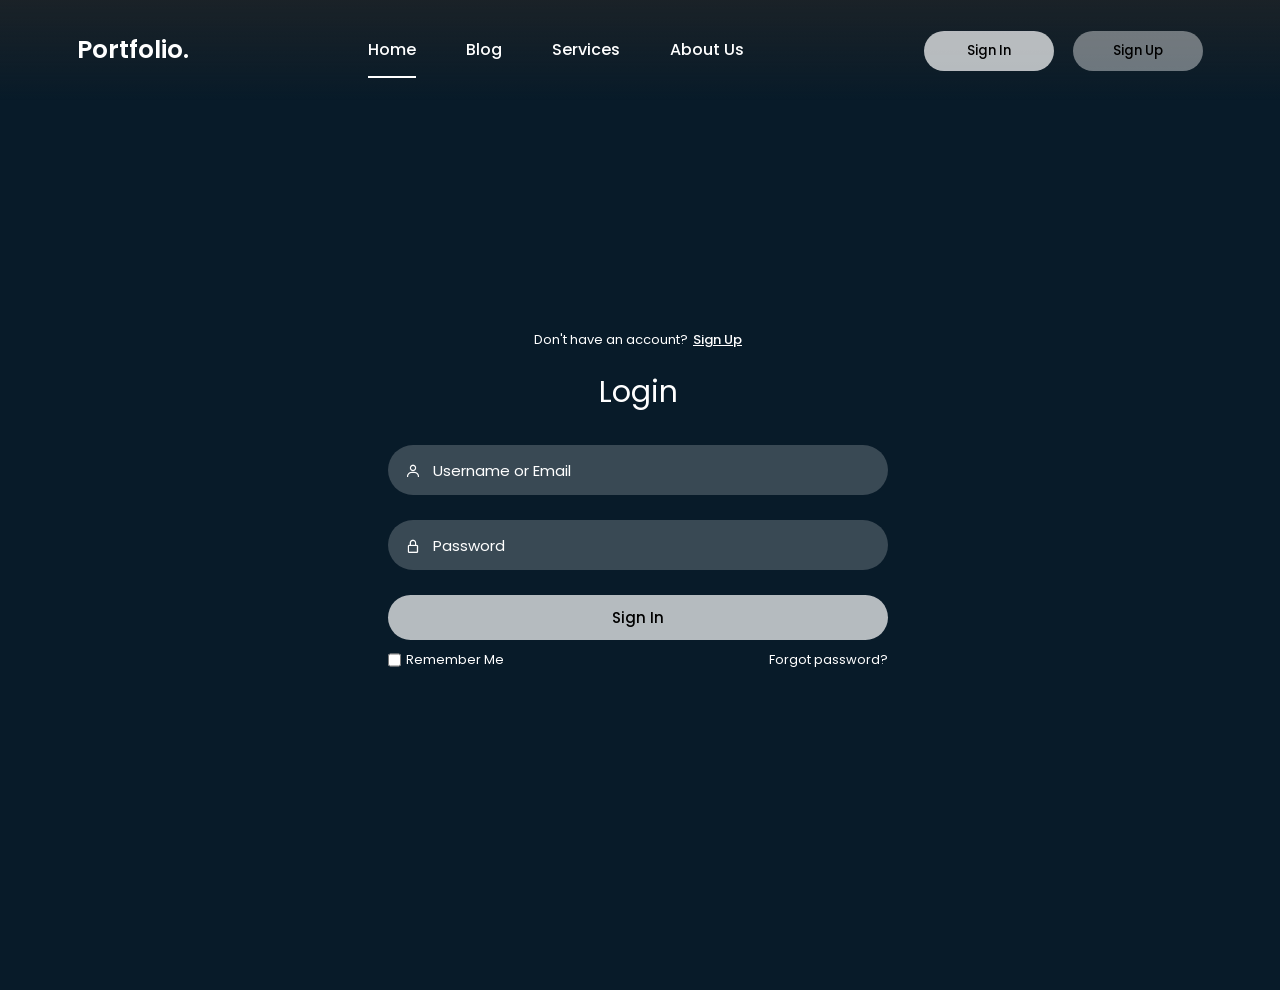
<file: HTML/index.html>
<!DOCTYPE html>
<html lang="en">
<head>
    <meta charset="UTF-8">
    <meta http-equiv="X-UA-Compatible" content="IE=edge">
    <meta name="viewport" content="width=device-width, initial-scale=1.0">
    <link href='https://unpkg.com/boxicons@2.1.4/css/boxicons.min.css' rel='stylesheet'>
    <link rel="stylesheet" href="../CSS/index.css">
    
    <title>CSIT 201 | Login & Registration</title>
</head>
<body>
 <div class="wrapper">
    <nav class="nav">
         <div class="nav-logo">
            <p>Portfolio.</p>
        </div>
        <div class="nav-menu" id="navMenu">
            <ul>
                <li><a href="#home" class="link active">Home</a></li>
                <li><a href="../HTML/blog.html" class="link">Blog</a></li>
                <li><a href="../HTML/services.html" class="link">Services</a></li>
                <li><a href="../HTML/about.html" class="link">About Us</a></li>
            </ul>
        </div>
        <div class="nav-button">
            <button class="btn white-btn" id="loginBtn">Sign In</button>
            <button class="btn" id="registerBtn" >Sign Up</button>
        </div>
        <div class="nav-menu-btn">
            <i class="bx bx-menu" id="menuToggle"></i>
        </div>
    </nav>

<!----------------------------- Form box ----------------------------------->    
    <div class="form-box">
        
        <!------------------- login form -------------------------->

        <div class="login-container" id="login">
        <form id="login-form" class="auth-form">
              <div class="top">
                <span>Don't have an account? <a href="#" id="goToRegister">Sign Up</a></span>
                <header>Login</header>
              
            </div>
            <div class="input-box">
                <input type="text" class="input-field" placeholder="Username or Email"required>
                <i class="bx bx-user"></i>
            </div>
            <div class="input-box">
                <input type="password" class="input-field" placeholder="Password"required>
                <i class="bx bx-lock-alt"></i>
            </div>
            <div class="input-box">
                <button type="submit" class="submit">Sign In</button>
            </div>
            <div class="two-col">
                <div class="one">
                    <input type="checkbox" id="login-check">
                    <label for="login-check"> Remember Me</label>
                </div>
                <div class="two">
                    <label><a href="#">Forgot password?</a></label>
                </div>
            </div>
        </form>
        </div>

        <!------------------- registration form -------------------------->
        <div class="register-container" id="register">
          <form id="register-form" class="auth-form">
            <div class="top">
                <span>Have an account? <a href="#" id="goToLogin">Login</a></span>
                <header>Sign Up</header>
            </div>
            <div class="two-forms">
                <div class="input-box">
                    <input type="text" class="input-field" placeholder="Firstname"required>
                    <i class="bx bx-user"></i>
                </div>
                <div class="input-box">
                    <input type="text" class="input-field" placeholder="Lastname"required>
                    <i class="bx bx-user"></i>
                </div>
            </div>
            <div class="input-box">
                <input type="text" class="input-field" placeholder="Email"required>
                <i class="bx bx-envelope"></i>
            </div>
            <div class="input-box">
                <input type="password" class="input-field" placeholder="Password"required>
                <i class="bx bx-lock-alt"></i>
            </div>
            <div class="input-box">
                <button type="submit" class="submit" >Register</button>
            </div>
            <div class="two-col">
                <div class="one">
                    <input type="checkbox" id="register-check">
                    <label for="register-check"> Remember Me</label>
                </div>
                <div class="two">
                    <label><a href="#">Terms & conditions</a></label>
                </div>
            </div>
          </form>
        </div>
    </div>

</div>   
<script src="../JAVSCRIPT/index.js" defer=""></script>

</body>
</html>
</file>
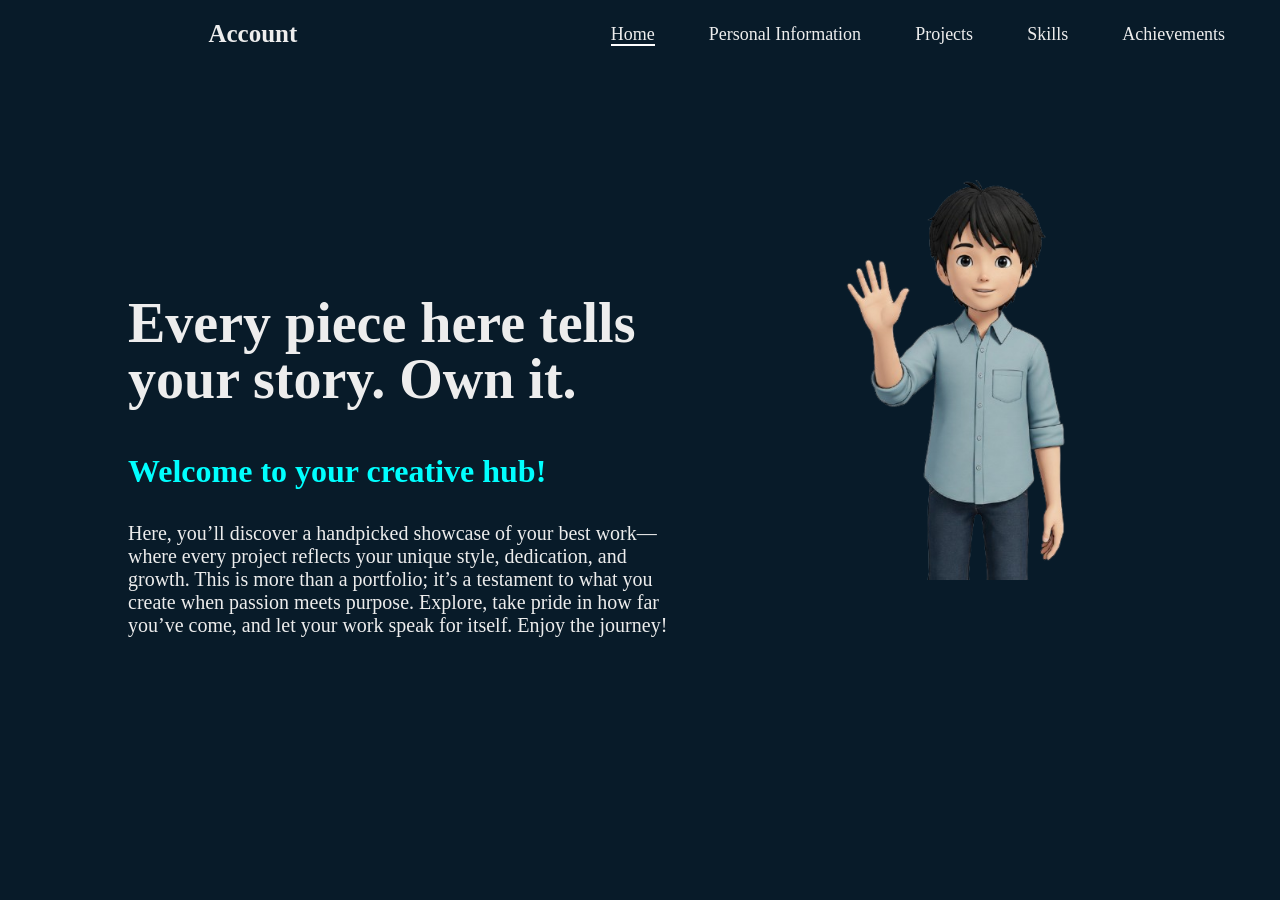
<file: HTML/home.html>
<!DOCTYPE html>
<html>
<head>
    <meta charset="UTF-8">
    <meta name="viewport" content="width=device-width, initial-scale=1.0">
    <meta http-equiv="X-UA-Compatible" content="ie=edge">
    <title>Home</title>
    <link rel="stylesheet" href="../CSS/main_style.css">
</head>
<body>
    <!--HEADER / NAVBAR-->
    <header class="header">
        <a href="../HTML/account_settings.html" class="navbar-logo" class="logo">Account</a>
        <nav class="navbar">
            <a href="#home" class="active">Home</a>
            <a href="../HTML/personal_info.html">Personal Information</a>
            <a href="../HTML/projects.html">Projects</a>
            <a href="../HTML/skills.html">Skills</a>
            <a href="../HTML/achievements.html">Achievements</a>
        </nav>
    </header>
    
    <!--HOME TAB-->
    <section id="home" class="home">
        <div class="home-content">
            <h1>Every piece here tells your story. Own it.</h1>
            <h3>Welcome to your creative hub!</h3>
            <p>Here, you’ll discover a handpicked showcase of your best work—where every project reflects your unique style, dedication, and growth. This is more than a portfolio; it’s a testament to what you create when passion meets purpose. Explore, take pride in how far you’ve come, and let your work speak for itself. Enjoy the journey!</p>
        </div>
        <div class="image-container">
            <img src="../IMAGES/welcome_image.png" class="waving-img">
        </div>
    </section>
</body>
</html>
</file>
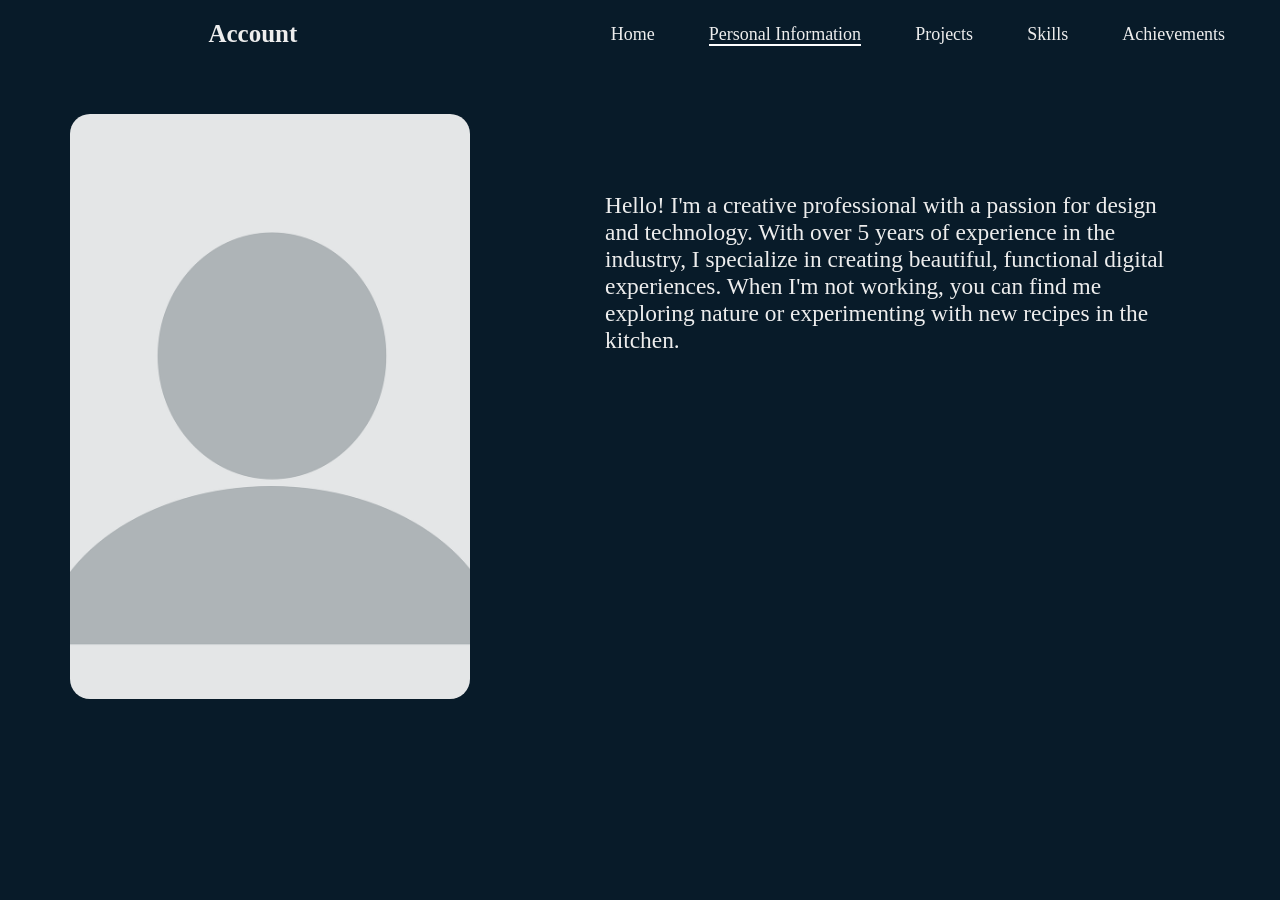
<file: HTML/personal_info.html>
<!DOCTYPE html>
<html>
<head>
    <meta charset="UTF-8">
    <meta name="viewport" content="width=device-width, initial-scale=1.0">
    <meta http-equiv="X-UA-Compatible" content="ie=edge">
    <title>Personal Information</title>
    <link rel="stylesheet" href="../CSS/main_style.css">
    <script src="../JAVSCRIPT/personal_info.js" defer=""></script>
</head>
<body>
    <!--HEADER / NAVBAR-->
    <header class="header">
        <a href="../HTML/account_settings.html" class="navbar-logo" class="logo">Account</a>
        <nav class="navbar">
            <a href="../HTML/home.html">Home</a>
            <a href="#personal_info" class="active">Personal Information</a>
            <a href="../HTML/projects.html">Projects</a>
            <a href="../HTML/skills.html">Skills</a>
            <a href="../HTML/achievements.html">Achievements</a>
        </nav>
    </header>
    <!--PERSONAL INFORMATION TAB-->
    <section id="personal_info" class="personal_info">
        <h1>About Me!</h1>
        <div class="personal_info-grid">
            <div class="personal_info-content">
                <img id="profileImage" src="../IMAGES/default.png" alt="Profile Image">
                <button class="edit-btn image-edit-btn" id="uploadBtn"></button>
                <input type="file" id="imageUpload" accept="image/*">
            </div>
            <div class="personal_info-item">
                <h3 id="aboutText" class="editable" contenteditable="true">Hello! I'm a creative professional with a passion for design and technology. With over 5 years of experience in the industry, I specialize in creating beautiful, functional digital experiences. When I'm not working, you can find me exploring nature or experimenting with new recipes in the kitchen.</h3>
            </div>
        </div>
    </section>
</body>
</html>
</file>
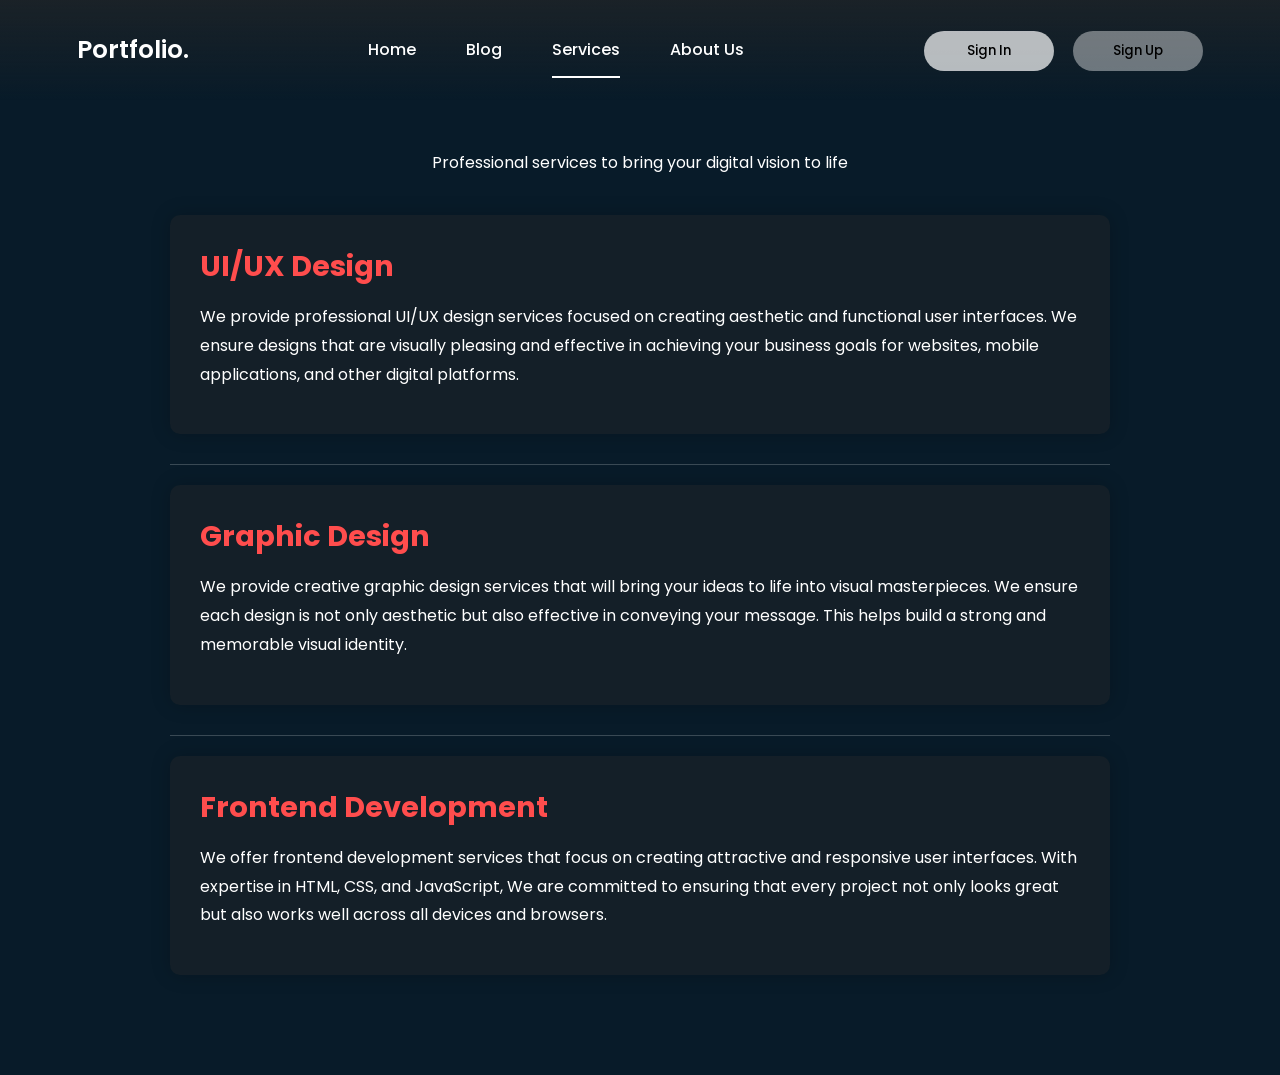
<file: HTML/services.html>
<!DOCTYPE html>
<html lang="en">
  <html>
  <head>
    <meta charset="UTF-8" />
    <meta name="viewport" content="width=device-width, initial-scale=1.0" />
    <link rel="stylesheet" href="../CSS/services.css" />

    <title>Services</title>
  </head>
  <body>
     <!--HEADER / NAVBAR-->
    <nav class="nav">
      <div class="nav-logo">
        <p>Portfolio.</p>
      </div>
      <div class="nav-menu" id="navMenu">
        <ul>
          <li><a href="../HTML/index.html" class="link">Home</a></li>
          <li><a href="../HTML/blog.html" class="link">Blog</a></li>
          <li><a href="#services" class="link active">Services</a></li>
          <li><a href="../HTML/about.html" class="link">About Us</a></li>
        </ul>
      </div>
      <div class="nav-button">
        <button class="btn white-btn" id="loginBtn">Sign In</button>
        <button class="btn" id="registerBtn">Sign Up</button>
      </div>
      <div class="nav-menu-btn">
        <i class="bx bx-menu" id="menuToggle"></i>
      </div>
    </nav>
  
    <!--SERVICES PAGE-->
    <div class="services-wrapper">
      <div class="services-header">
        <p>Professional services to bring your digital vision to life</p>
      </div>
       
     <div class="service-card">
        <h2>UI/UX Design</h2>
        <p>We provide professional UI/UX design services focused on creating aesthetic and functional user interfaces. We ensure designs that are visually pleasing and effective in achieving your business goals for websites, mobile applications, and other digital platforms.</p>
      </div>
  
      <div class="divider"></div>
  
      <div class="service-card">
        <h2>Graphic Design</h2>
        <p>We provide creative graphic design services that will bring your ideas to life into visual masterpieces. We ensure each design is not only aesthetic but also effective in conveying your message. This helps build a strong and memorable visual identity.</p>
      </div>
  
      <div class="divider"></div>
  
      <div class="service-card">
        <h2>Frontend Development</h2>
        <p>We offer frontend development services that focus on creating attractive and responsive user interfaces. With expertise in HTML, CSS, and JavaScript, We are committed to ensuring that every project not only looks great but also works well across all devices and browsers.</p>
      </div>
    </div>
  </body>
</html>
</file>
<file: CSS/index.css>
@import url('https://fonts.googleapis.com/css2?family=Poppins:wght@300;400;500&display=swap');

*{
  margin: 0;
  padding: 0;
  box-sizing: border-box;
  font-family: 'Poppins', sans-serif;
}
body{
  background: #081b29;
}

/*HEADER/NAVBAR*/
.wrapper{
  display: flex;
  justify-content: center;
  align-items: center;
  min-height: 110vh;
}
.nav{
  position: fixed;
  top: 0;
  display: flex;
  justify-content: space-around;
  width: 100%;
  height: 100px;
  line-height: 100px;
  background: linear-gradient(rgba(39,39,39, 0.6), transparent);
  z-index: 100;
}
.nav-logo p{
  color: white;
  font-size: 25px;
  font-weight: 600;
}
.nav-menu ul{
  display: flex;
}
.nav-menu ul li{
  list-style-type: none;
}
.nav-menu ul li .link{
  text-decoration: none;
  font-weight: 500;
  color: #fff;
  padding-bottom: 15px;
  margin: 0 25px;
}
.link:hover, .active{
  border-bottom: 2px solid #fff;
}
.nav-button .btn{
  width: 130px;
  height: 40px;
  font-weight: 500;
  background: rgba(255, 255, 255, 0.4);
  border: none;
  border-radius: 30px;
  cursor: pointer;
  transition: .3s ease;
}
.btn:hover{
  background: rgba(255, 255, 255, 0.3);
}
#registerBtn{
  margin-left: 15px;
}
.btn.white-btn{
  background: rgba(255, 255, 255, 0.7);
}
.btn.btn.white-btn:hover{
  background: rgba(255, 255, 255, 0.5);
}
.nav-menu-btn{
  display: none;
}

/*LOGIN & REGISTRATION*/
.form-box{
  position: relative;
  display: flex;
  align-items: center;
  justify-content: center;
  width: 512px;
  height: 420px;
  overflow: hidden;
  z-index: 2;
}
.login-container{
  position: absolute;
  left: 4px;
  width: 500px;
  display: flex;
  flex-direction: column;
  transition: .5s ease-in-out;
}
.register-container{
  position: absolute;
  right: -520px;
  width: 500px;
  display: flex;
  flex-direction: column;
  transition: .5s ease-in-out;
}
.top span{
  color: #fff;
  font-size: small;
  padding: 10px 0;
  display: flex;
  justify-content: center;
}
.top span a{
  font-weight: 500;
  color: #fff;
  margin-left: 5px;
}
header{
  color: #fff;
  font-size: 30px;
  text-align: center;
  padding: 10px 0 30px 0;
}
.two-forms{
  display: flex;
  gap: 10px;
}
.input-field{
  font-size: 15px;
  background: rgba(255, 255, 255, 0.2);
  color: #fff;
  height: 50px;
  width: 100%;
  padding: 0 10px 0 45px;
  border: none;
  border-radius: 30px;
  outline: none;
  transition: .2s ease;
}
.input-field:hover, .input-field:focus{
  background: rgba(255, 255, 255, 0.25);
}
::-webkit-input-placeholder{
  color: #fff;
}
.input-box i{
  position: relative;
  top: -35px;
  left: 17px;
  color: #fff;
}
.submit{
  font-size: 15px;
  font-weight: 500;
  color: black;
  height: 45px;
  width: 100%;
  border: none;
  border-radius: 30px;
  outline: none;
  background: rgba(255, 255, 255, 0.7);
  cursor: pointer;
  transition: .3s ease-in-out;
}
.submit:hover{
  background: rgba(255, 255, 255, 0.5);
  box-shadow: 1px 5px 7px 1px rgba(0, 0, 0, 0.2);
}
.two-col{
  display: flex;
  justify-content: space-between;
  color: #fff;
  font-size: small;
  margin-top: 10px;
}
.two-col .one{
  display: flex;
  gap: 5px;
}
.two label a{
  text-decoration: none;
  color: #fff;
}
.two label a:hover{
  text-decoration: underline;
}
@media only screen and (max-width: 786px){
  .nav-button{
      display: none;
  }
  .nav-menu.responsive{
      top: 100px;
  }
  .nav-menu{
      position: absolute;
      top: -800px;
      display: flex;
      justify-content: center;
      background: rgba(255, 255, 255, 0.2);
      width: 100%;
      height: 90vh;
      backdrop-filter: blur(20px);
      transition: .3s;
  }
  .nav-menu ul{
      flex-direction: column;
      text-align: center;
  }
  .nav-menu-btn{
      display: block;
  }
  .nav-menu-btn i{
      font-size: 25px;
      color: #fff;
      padding: 10px;
      background: rgba(255, 255, 255, 0.2);
      border-radius: 50%;
      cursor: pointer;
      transition: .3s;
  }
  .nav-menu-btn i:hover{
      background: rgba(255, 255, 255, 0.15);
  }
}
@media only screen and (max-width: 540px) {
  .wrapper{
      min-height: 100vh;
  }
  .form-box{
      width: 100%;
      height: 500px;
  }
  .register-container, .login-container{
      width: 100%;
      padding: 0 20px;
  }
  .register-container .two-forms{
      flex-direction: column;
      gap: 0;
  }
}
</file>
<file: CSS/main_style.css>
﻿/*HEADER/NAVBAR*/
body {
    background: #081b29;
    color: #ededed;
    margin: 0;
    padding: 0;
    box-sizing: border-box;
}
.header {
    position: fixed;
    top: 0;
    width: 100%;
    padding: 20px 6%;
    background: #081b29;
    display: flex;
    justify-content: space-around;
    align-items: center;
    z-index: 100;
}
.navbar a {
    font-size: 18px;
    color: #ededed;
    text-decoration: none;
    font-weight: 500;
    margin-left: 50px;
    transition: .3s;
}
.navbar-logo {
    font-size: 25px;
    color: #ededed;
    text-decoration: none;
    font-weight: 600;   
}
.navbar-logo:hover {
    transform: scale(1.1);
    border-bottom: 2px solid  #fff;
}
.navbar a:hover, 
.navbar a.active{
    border-bottom: 2px solid  #fff;
    transition: cubic-bezier(0.075, 0.82, 0.165, 1);
  }

/*HOME TAB*/
.home {
    height: 95vh;
    display: flex;
    align-items: center;
    padding: 0 10%;
    padding-top: 25px;
}
.home-content {
    max-width: 600px;
    padding-top: 20px;
}
    .home-content h1 {
        font-size: 56px;
        font-weight: 700;
        line-height: 1;
    }
    .home-content h3 {
        font-size: 32px;
        font-weight: 700;
        color: #00ffff;
    }
    .home-content p {
        font-size: 20px;
        margin: 20px 0 40px;
        margin-right: 50px;
    }
.image-container {
    position: absolute;
    top: 20%;
    right: 10%;
    width: 350px;
    height: 400px;
    border-radius: 20px;
    display: flex;
    justify-content: center;
    align-items: center;
    overflow: hidden;
}
    .image-container img {
        width: 100%;
        height: 100%;
        object-fit: cover;
    }
    .waving-img {
        animation: waveHand 3s infinite ease-in-out;
        transform-origin: bottom center;
    }
    @keyframes waveHand {
        0% { transform: rotate(0deg); }
        25% { transform: rotate(5deg); }
        50% { transform: rotate(0deg); }
        75% { transform: rotate(-5deg); }
        100% { transform: rotate(0deg); }
    }

/*PERSONAL INFORMATION TAB*/
.personal_info {
    font-size: 20px;
    font-weight: 700;
    text-align: center;
    height: 85vh;
    padding-top: 5px;
}
.personal_info-content {
    display: inline-block;
    margin-left: 50px;
    margin-top: 25px;
    position: relative;
    padding-left: 20px;
}
    .personal_info-content img {
        width: 400px;
        height: 65vh;
        border-radius: 20px;
        object-fit: cover;
        display: block;
    }
.personal_info-item {
    position: relative;
    padding: 100px;
    padding-top: 65px;
    flex: 1 1 calc(33% - 40px);
    box-sizing: border-box;
    border-radius: 8px;
}
.personal_info-grid {
    display: flex;
    flex-wrap: wrap;
    gap: 20px;
}
.editable {
    padding: 15px;
    min-height: 40vh;
    border-radius: 10px;
    text-align: left;
    font-weight: normal;
    position: relative;
}       
.image-edit-btn {
    position: absolute;
    bottom: -30px;
    left: 50%;
    padding-top: 270px;
    transform: translateX(-50%);
}
#imageUpload {
    display: none;
}

/*PROJECTS TAB*/
.projects-grid {
    display: grid;
    height: 60vh;
    grid-template-columns: repeat(auto-fill, minmax(450px, 1fr));
    padding: 20px;
    padding-top: 150px;
    padding-left: 45px;
    padding-right: 45px;
    flex-wrap: wrap;
    gap: 25px;
}
.projects-item {
    border: 1px solid #ddd;
    position: relative;
    background-color: #0b263a;
    padding: 40px;
    box-sizing: border-box;
    border-radius: 8px;
    padding-top: 50px;
    transition: 0.5s ease;
    cursor: pointer;
}
    .projects-item h3 {
        margin-top: 0;
    }
.edit-btn {
    position: absolute;
    top: 10px;
    right: 10px;
    background: none;
    border: none;
    color: #555;
    cursor: pointer;
}
.edit-form {
    display: none;
    margin-top: 10px;
}
    .edit-form input, .edit-form textarea {
        width: 100%;
        margin-bottom: 10px;
        padding: 8px;
    }
    .edit-form button {
        padding: 5px 10px;
        margin-right: 5px;
    }

/*SKILLS TAB*/
.skills {
    font-size: 20px;
    font-weight: 700;
    text-align: center;
    height: 75vh;
    padding-top: 150px;
    padding-left: 30px;
    padding-right: 10px;
}
.skills-grid {
    display: flex;
    flex-wrap: wrap;
    gap: 25px;
}
.skills-item {
    background-color: #0b263a;
    border: none;
    padding: 40px;
    box-sizing: border-box;
    border-radius: 8px;
    padding-top: 50px;
    height: 60vh;
    width: 23%;
    position: relative; 
    padding-bottom: 50px; 
}     
  
/*ACHIEVEMENTS TAB*/
.achievements-grid {
    display: grid;
    height: 60vh;
    grid-template-columns: repeat(auto-fill, minmax(450px, 1fr));
    padding: 20px;
    padding-top: 150px;
    padding-left: 45px;
    padding-right: 45px;
    flex-wrap: wrap;
    gap: 25px;
}
.achievements-item {
    border: 1px solid #ddd;
    position: relative;
    background-color: #0b263a;
    padding: 40px;
    box-sizing: border-box;
    border-radius: 8px;
    padding-top: 50px;
    transition: 0.5s ease;
    cursor: pointer;
}
    .achievements-item h3 {
        margin-top: 0;
    }
.edit-btn {
    position: absolute;
    top: 10px;
    right: 10px;
    background: none;
    border: none;
    color: #555;
    cursor: pointer;
}
.edit-form {
    display: none;
    margin-top: 10px;
}
    .edit-form input, .edit-form textarea {
        width: 100%;
        margin-bottom: 10px;
        padding: 8px;
    }
    .edit-form button {
        padding: 5px 10px;
        margin-right: 5px;
    }

/*FOOTER*/
.footer {
    position: fixed;
    bottom: 0;
    left: 0;
    width: 100%;
    padding: 20px 6%;
    background: transparent;
    display: flex;
    justify-content: space-around;
    align-items: center;
    z-index: 100;
}

/*ACCOUNT TAB*/
.account-container {
    display: flex;
    flex-direction: column;
    align-items: center;
    padding: 20px;
}
.logout-button {
    padding: 10px 20px;
    font-size: 16px;
    background-color: #757575; 
    color: white;
    border: none;
    border-radius: 5px;
    cursor: pointer;
    margin-top: 200px;
}
.logout-button:hover {
    background-color: #0722a9;
}
.message {
    margin-top: 10px;
    font-weight: bold;
}
</file>
<file: CSS/services.css>
@import url('https://fonts.googleapis.com/css2?family=Poppins:wght@300;400;500&display=swap');

*{
  margin: 0;
  padding: 0;
  box-sizing: border-box;
  font-family: 'Poppins', sans-serif;
}
body{
  background: #081b29;
}

/*HEADER/NAVBAR*/
.wrapper{
  display: flex;
  justify-content: center;
  align-items: center;
  min-height: 110vh;
  background: rgba(39, 39, 39, 0.4);
}
.nav{
  position: fixed;
  top: 0;
  display: flex;
  justify-content: space-around;
  width: 100%;
  height: 100px;
  line-height: 100px;
  background: linear-gradient(rgba(39,39,39, 0.6), transparent);
  z-index: 100;
}
.nav-logo p{
  color: white;
  font-size: 25px;
  font-weight: 600;
}
.nav-menu ul{
  display: flex;
}
.nav-menu ul li{
  list-style-type: none;
}
.nav-menu ul li .link{
  text-decoration: none;
  font-weight: 500;
  color: #fff;
  padding-bottom: 15px;
  margin: 0 25px;
}
.link:hover, .active{
  border-bottom: 2px solid #fff;
}
.nav-button .btn{
  width: 130px;
  height: 40px;
  font-weight: 500;
  background: rgba(255, 255, 255, 0.4);
  border: none;
  border-radius: 30px;
  cursor: pointer;
  transition: .3s ease;
}
.btn:hover{
  background: rgba(255, 255, 255, 0.3);
}
#registerBtn{
  margin-left: 15px;
}
.btn.white-btn{
  background: rgba(255, 255, 255, 0.7);
}
.btn.btn.white-btn:hover{
  background: rgba(255, 255, 255, 0.5);
}
.nav-menu-btn{
  display: none;
}

/*SERVICES PAGE*/
.services-wrapper {
  max-width: 1000px;
  margin: 120px auto 40px;
  padding: 30px;
}

.services-header {
  text-align: center;
  margin-bottom: 40px;
}

.services-header h1 {
  color: #ff4d4d;
  font-size: 2.5rem;
  margin-bottom: 15px;
  position: relative;
  display: inline-block;
}

.services-header h1::after {
  content: '';
  position: absolute;
  bottom: -10px;
  left: 50%;
  transform: translateX(-50%);
  width: 100px;
  height: 3px;
  background: #ff4d4d;
}

.service-card {
  background: rgba(39, 39, 39, 0.4);
  border-radius: 10px;
  padding: 30px;
  margin-bottom: 30px;
  box-shadow: 0 0 20px rgba(0, 0, 0, 0.2);
  transition: transform 0.3s ease;
}

.service-card:hover {
  transform: translateY(-5px);
}

.service-card h2 {
  color: #ff4d4d;
  margin-bottom: 15px;
  font-size: 1.8rem;
}

.service-card p {
  line-height: 1.8;
  margin-bottom: 15px;
  color: #ffffff;
}
.services-header p{
  color: #ffffff;
}
.divider {
  height: 1px;
  background: rgba(255, 255, 255, 0.2);
  margin: 20px 0;
}
@media (max-width: 768px) {
  .nav-menu {
    display: none;
  }
  
  .nav-button {
    display: none;
  }
  
  .nav-menu-btn {
    display: block;
  }
  
  .services-wrapper {
    margin-top: 100px;
    padding: 20px;
  }
  
  .service-card {
    padding: 20px;
  }
}
</file>
